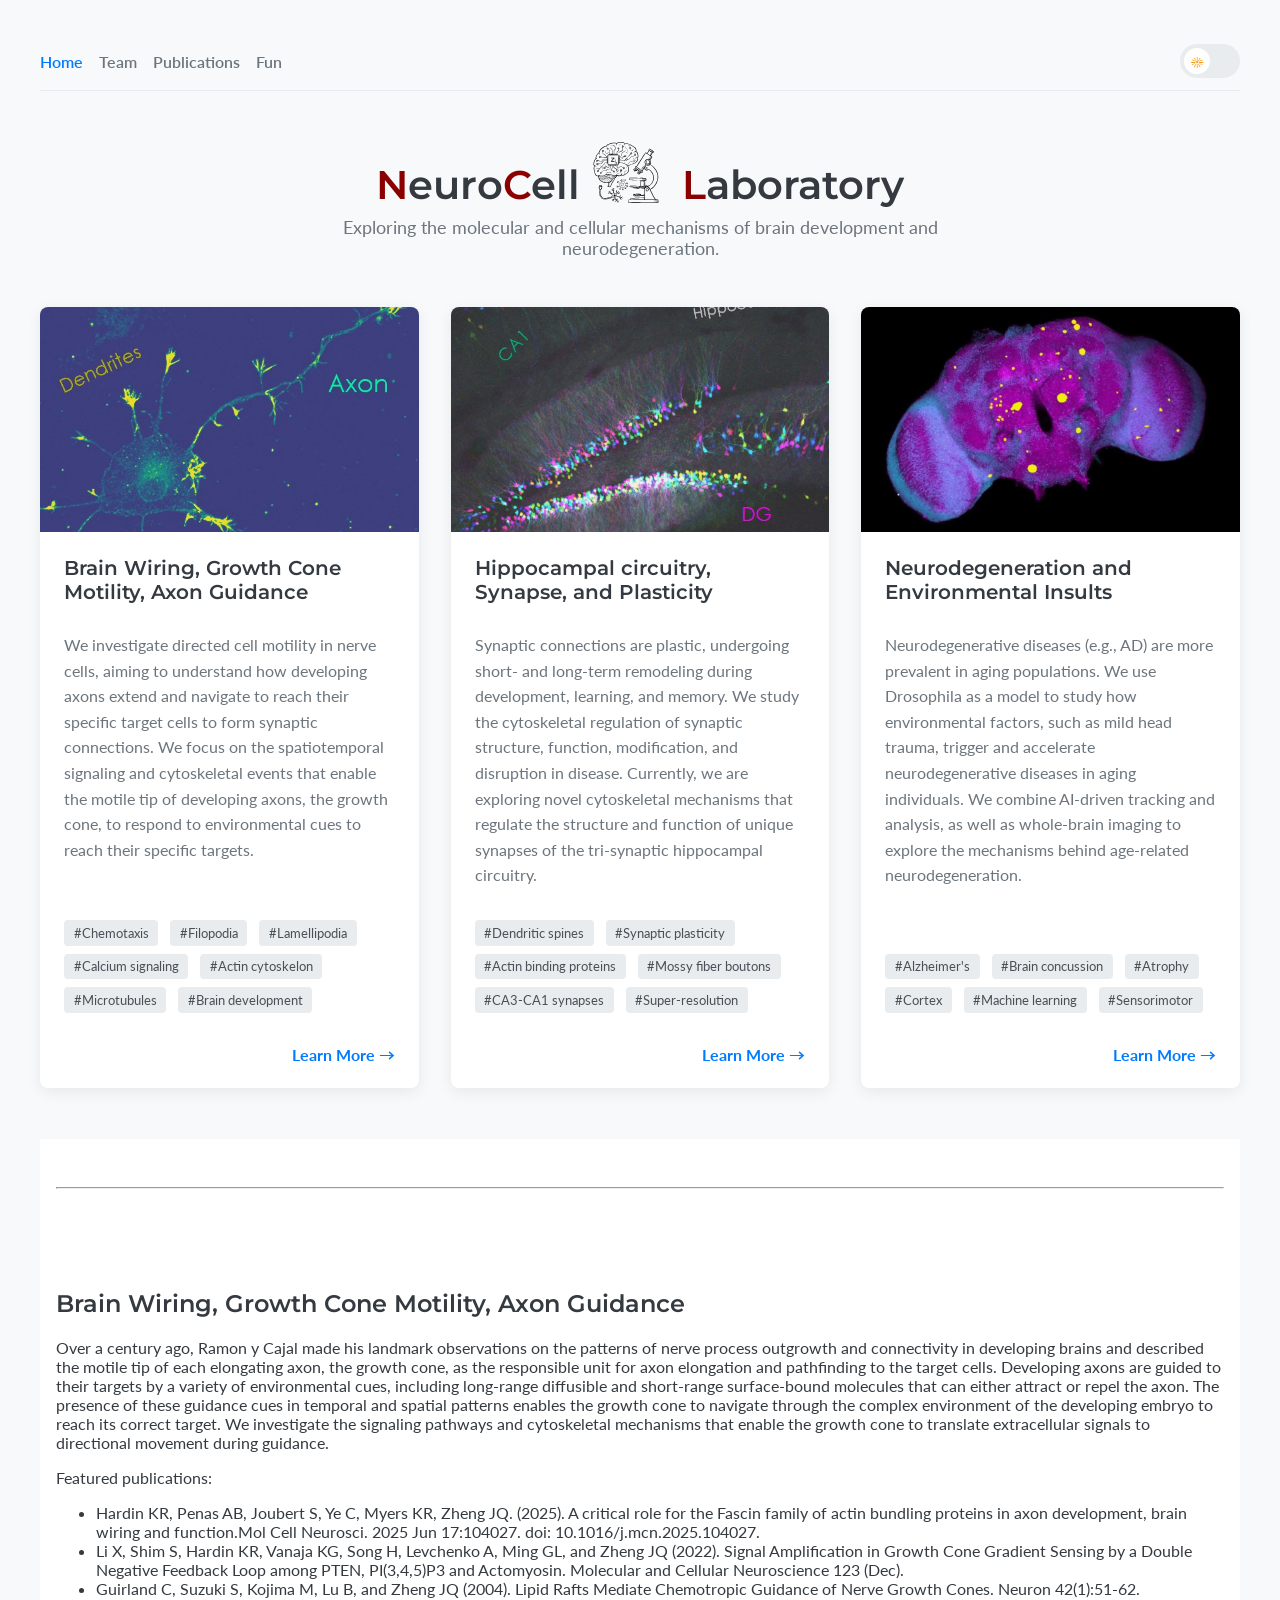
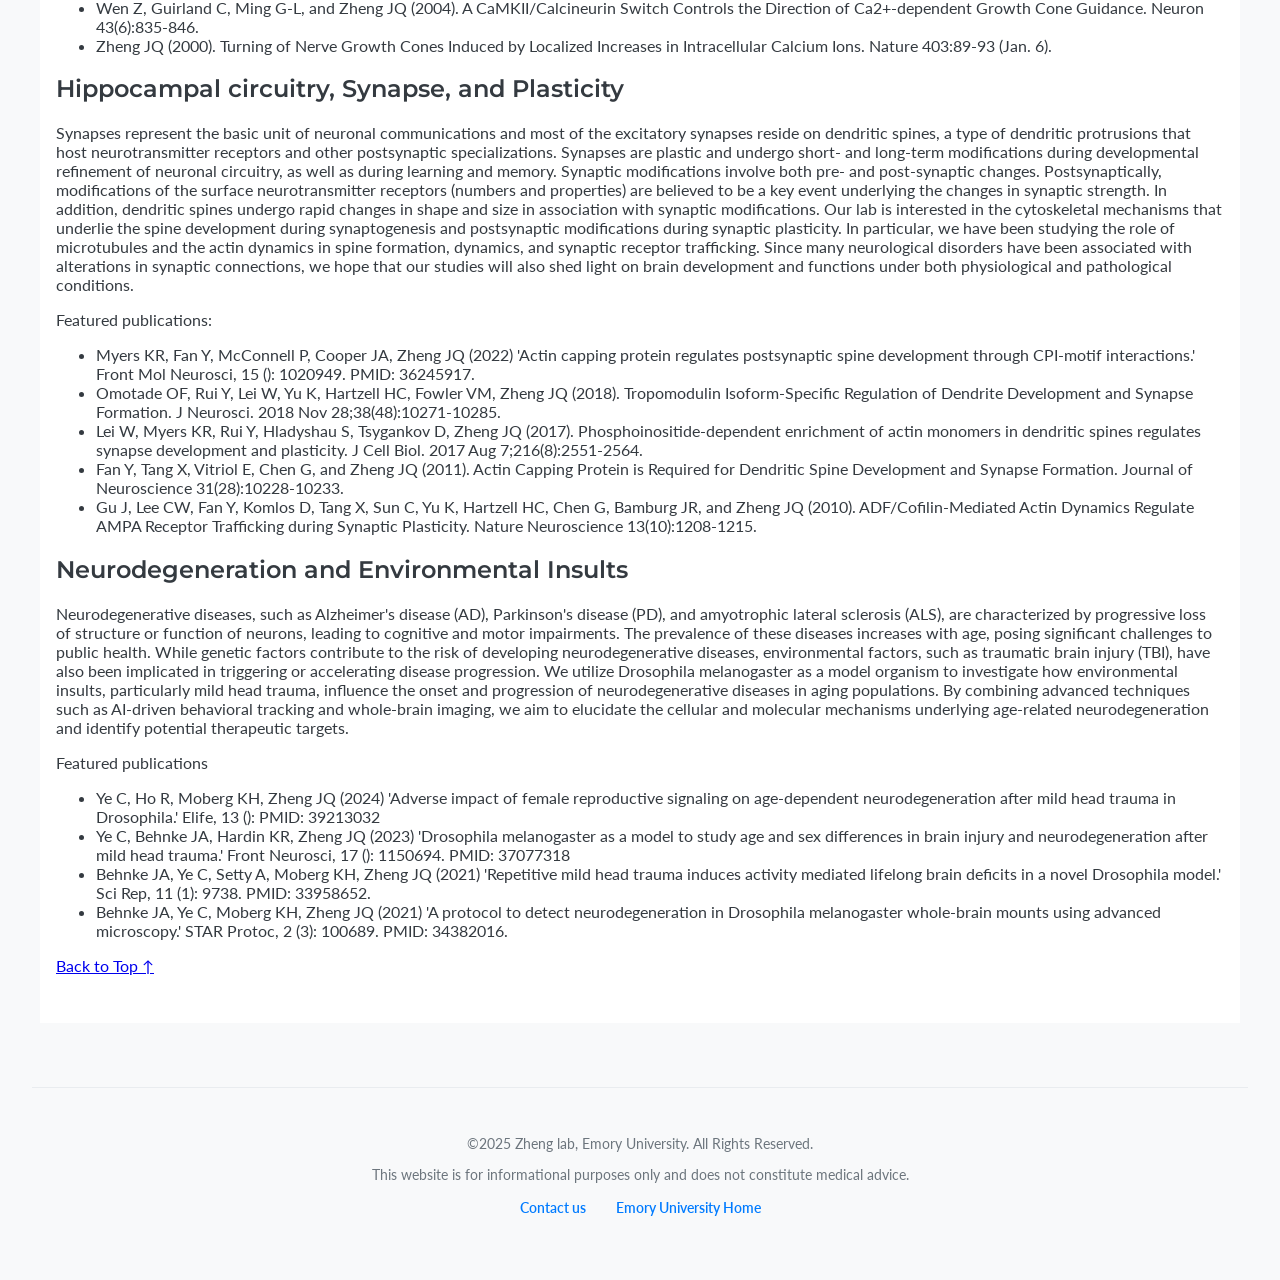
<file: index.html>
<!DOCTYPE html>
<html lang="en">
  <head>
    <meta charset="UTF-8" />
    <meta name="viewport" content="width=device-width, initial-scale=1.0" />
    <meta name="description" content="The NeuroCell Lab at Emory University investigates the molecular and cellular mechanisms of brain development and neurodegeneration. Our research focuses on neuronal cell biology, signaling, actin and microtubule cytoskeleton, and their spatiotemporal dynamics in neuronal structure and function." />
    <!-- ADD THIS SCRIPT BLOCK TO PREVENT THEME FLASH -->
    <script>
      (function() {
        // Check for a saved theme in localStorage, or check the OS preference
        const theme = localStorage.getItem('theme') || (window.matchMedia('(prefers-color-scheme: dark)').matches ? 'dark' : 'light');
        // Apply the theme to the <html> element immediately
        document.documentElement.setAttribute('data-theme', theme);
      })();
    </script>
<title>Cell Biology of Neural Circuitry | NeuroCell Lab at Emory University</title>

    <!-- Link to the external stylesheet -->
    <link rel="stylesheet" href="assets/style.css" />
    <!-- added favicon -->
    <link rel="icon" type="image/x-icon" href="/favicon.ico" />  

    <link rel="preconnect" href="https://fonts.googleapis.com" />
    <link rel="preconnect" href="https://fonts.gstatic.com" crossorigin />
    <link
      href="https://fonts.googleapis.com/css2?family=Lato:wght@400;700&family=Montserrat:wght@400;600&display=swap"
      rel="stylesheet"
    />
  </head>
  <body>
<!-- NEW, COMPACT NAVIGATION HEADER -->
    <nav class="main-nav">
        <div class="nav-links">
            <a href="index.html" class="active">Home</a>
            <a href="team.html">Team</a>
            <a href="publications.html">Publications</a>
            <a href="gallery.html">Fun</a>
        </div>
        <div class="theme-switch-wrapper">
            <label class="theme-switch" for="checkbox">
                <input type="checkbox" id="checkbox" />
                <div class="slider round"></div>
            </label>
        </div>
    </nav>
    <!-- SIMPLIFIED PAGE HEADER -->
    <header class="page-header">
        <h1><span style="color: darkred;">N</span>euro<span style="color: darkred;">C</span>ell <img src="/pics/logo-dark.svg" alt="lab logo" id="logo-image" style="height: 70px; vertical-align: bottom; margin-right: 10px;">
        <span style="color: darkred;">L</span>aboratory </h1>
        <p class="subtitle">Exploring the molecular and cellular mechanisms of brain development and neurodegeneration.</p>
    </header>

    <main class="research-grid">
      <!-- Project Card 1 -->
      <div class="project-card">
        <img
          src="axon.jpg"
          alt="Axon development representing brain development research"
        />
        <div class="card-content">
          <h2 class="project-title">
            Brain Wiring, Growth Cone Motility, Axon Guidance
          </h2>
          <p class="project-summary">
            We investigate directed cell motility in nerve cells, aiming to
            understand how developing axons extend and navigate to reach their
            specific target cells to form synaptic connections. We focus on the
            spatiotemporal signaling and cytoskeletal events that enable the
            motile tip of developing axons, the growth cone, to respond to
            environmental cues to reach their specific targets.
          </p>
          <div class="tags">
            <span class="tag">#Chemotaxis</span>
            <span class="tag">#Filopodia</span>
            <span class="tag">#Lamellipodia</span>
            <span class="tag">#Calcium signaling</span>
            <span class="tag">#Actin cytoskelon</span>
            <span class="tag">#Microtubules</span>
            <span class="tag">#Brain development</span>
          </div>
          <a href="#axon" class="learn-more">Learn More →</a>
        </div>
      </div>

      <!-- Project Card 2 -->
      <div class="project-card">
        <img
          src="hippocampus.jpg"
          alt="Hippocampus representing synapse research"
        />
        <div class="card-content">
          <h2 class="project-title">
            Hippocampal circuitry, Synapse, and Plasticity
          </h2>
          <p class="project-summary">
            Synaptic connections are plastic, undergoing short- and long-term
            remodeling during development, learning, and memory. We study the
            cytoskeletal regulation of synaptic structure, function,
            modification, and disruption in disease. Currently, we are exploring
            novel cytoskeletal mechanisms that regulate the structure and
            function of unique synapses of the tri-synaptic hippocampal
            circuitry.
          </p>
          <div class="tags">
            <span class="tag">#Dendritic spines</span>
            <span class="tag">#Synaptic plasticity</span>
            <span class="tag">#Actin binding proteins</span>
            <span class="tag">#Mossy fiber boutons</span>
            <span class="tag">#CA3-CA1 synapses</span>
            <span class="tag">#Super-resolution</span>
          </div>
          <a href="#synapse" class="learn-more">Learn More →</a>
        </div>
      </div>

      <!-- Project Card 3 -->
      <div class="project-card">
        <img
          src="flybrain.jpg"
          alt="Abstract image representing neurodegeneration research"
        />
        <div class="card-content">
          <h2 class="project-title">
            Neurodegeneration and Environmental Insults
          </h2>
          <p class="project-summary">
            Neurodegenerative diseases (e.g., AD) are more prevalent in aging
            populations. We use Drosophila as a model to study how environmental
            factors, such as mild head trauma, trigger and accelerate
            neurodegenerative diseases in aging individuals. We combine
            AI-driven tracking and analysis, as well as whole-brain imaging to
            explore the mechanisms behind age-related neurodegeneration.
          </p>
          <div class="tags">
            <span class="tag">#Alzheimer's</span>
            <span class="tag">#Brain concussion</span>
            <span class="tag">#Atrophy</span>
            <span class="tag">#Cortex</span>
            <span class="tag">#Machine learning</span>
            <span class="tag">#Sensorimotor</span>
          </div>
          <a href="#neurodegeneration" class="learn-more">Learn More →</a>
        </div>
      </div>
    </main>
    <p>&nbsp;</p> <!-- Add some space between sections -->
    <div class="detailed-content">
    <p><hr></p> <!-- Horizontal line before details -->
    </div>
    <div class="detailed-content">
      <section id="axon">
        <h2>Brain Wiring, Growth Cone Motility, Axon Guidance</h2>
        <p>
        Over a century ago, Ramon y Cajal made his landmark observations on the patterns of nerve process outgrowth and connectivity in developing brains and described the motile tip of each elongating axon, the growth cone, as the responsible unit for axon elongation and pathfinding to the target cells. Developing axons are guided to their targets by a variety of environmental cues, including long-range diffusible and short-range surface-bound molecules that can either attract or repel the axon. The presence of these guidance cues in temporal and spatial patterns enables the growth cone to navigate through the complex environment of the developing embryo to reach its correct target. We investigate the signaling pathways and cytoskeletal mechanisms that enable the growth cone to translate extracellular signals to directional movement during guidance.</p>
        <p>Featured publications: </p>
        <UL>
        <LI>
        Hardin KR, Penas AB, Joubert S, Ye C, Myers KR, Zheng JQ. (2025). A critical role for the Fascin family of actin bundling proteins in axon development, brain wiring and function.Mol Cell Neurosci. 2025 Jun 17:104027. doi: 10.1016/j.mcn.2025.104027.</LI>
        <LI>
        Li X, Shim S, Hardin KR, Vanaja KG, Song H, Levchenko A, Ming GL, and Zheng JQ (2022). Signal Amplification in Growth Cone Gradient Sensing by a Double Negative Feedback Loop among PTEN, PI(3,4,5)P3 and Actomyosin. Molecular and Cellular Neuroscience 123 (Dec).</LI>
        <LI>
        Guirland C, Suzuki S, Kojima M, Lu B, and Zheng JQ (2004). Lipid Rafts Mediate Chemotropic Guidance of Nerve Growth Cones. Neuron 42(1):51-62.</LI>
        <LI> 
        Wen Z, Guirland C, Ming G-L, and Zheng  JQ (2004). A CaMKII/Calcineurin Switch Controls the Direction of Ca2+-dependent Growth Cone Guidance. Neuron 43(6):835-846.</LI>
        <LI>
        Zheng JQ (2000). Turning of Nerve Growth Cones Induced by Localized Increases in Intracellular Calcium Ions. Nature 403:89-93 (Jan. 6).</LI>
        </UL>
        </p>
      </section>
      <section id="synapse">
        <h2>Hippocampal circuitry, Synapse, and Plasticity</h2>
        <p>     
        Synapses represent the basic unit of neuronal communications and most of the excitatory synapses reside on dendritic spines, a type of dendritic protrusions that host neurotransmitter receptors and other postsynaptic specializations. Synapses are plastic and undergo short- and long-term modifications during developmental refinement of neuronal circuitry, as well as during learning and memory. Synaptic modifications involve both pre- and post-synaptic changes. Postsynaptically, modifications of the surface neurotransmitter receptors (numbers and properties) are believed to be a key event underlying the changes in synaptic strength. In addition, dendritic spines undergo rapid changes in shape and size in association with synaptic modifications. Our lab is interested in the cytoskeletal mechanisms that underlie the spine development during synaptogenesis and postsynaptic modifications during synaptic plasticity. In particular, we have been studying the role of microtubules and the actin dynamics in spine formation, dynamics, and synaptic receptor trafficking. Since many neurological disorders have been associated with alterations in synaptic connections, we hope that our studies will also shed light on brain development and functions under both physiological and pathological conditions. 

        <p>Featured publications:</p>
        <UL>
        <LI>Myers KR, Fan Y, McConnell P, Cooper JA, Zheng JQ (2022) 'Actin capping protein regulates postsynaptic spine development through CPI-motif interactions.' Front Mol Neurosci, 15 (): 1020949. PMID: 36245917.</LI>
        <LI>Omotade OF, Rui Y, Lei W, Yu K, Hartzell HC, Fowler VM, Zheng JQ (2018). Tropomodulin Isoform-Specific Regulation of Dendrite Development and Synapse Formation. J Neurosci. 2018 Nov 28;38(48):10271-10285.</LI>
        <LI>Lei W, Myers KR, Rui Y, Hladyshau S, Tsygankov D, Zheng JQ (2017). Phosphoinositide-dependent enrichment of actin monomers in dendritic spines regulates synapse development and plasticity. J Cell Biol. 2017 Aug 7;216(8):2551-2564.</LI>
        <LI>Fan Y, Tang X, Vitriol E, Chen G, and Zheng JQ (2011). Actin Capping Protein is Required for Dendritic Spine Development and Synapse Formation. Journal of Neuroscience 31(28):10228-10233.</LI>
        <LI>Gu J, Lee CW, Fan Y, Komlos D, Tang X, Sun C, Yu K, Hartzell HC, Chen G, Bamburg JR, and Zheng JQ (2010). ADF/Cofilin-Mediated Actin Dynamics Regulate AMPA Receptor Trafficking during Synaptic Plasticity. Nature Neuroscience 13(10):1208-1215.</LI>
        </UL>
        </p>
      </section>
      <section id="neurodegeneration">
        <h2>Neurodegeneration and Environmental Insults</h2>
        <p>
        Neurodegenerative diseases, such as Alzheimer's disease (AD), Parkinson's disease (PD), and amyotrophic lateral sclerosis (ALS), are characterized by progressive loss of structure or function of neurons, leading to cognitive and motor impairments. The prevalence of these diseases increases with age, posing significant challenges to public health. While genetic factors contribute to the risk of developing neurodegenerative diseases, environmental factors, such as traumatic brain injury (TBI), have also been implicated in triggering or accelerating disease progression. We utilize Drosophila melanogaster as a model organism to investigate how environmental insults, particularly mild head trauma, influence the onset and progression of neurodegenerative diseases in aging populations. By combining advanced techniques such as AI-driven behavioral tracking and whole-brain imaging, we aim to elucidate the cellular and molecular mechanisms underlying age-related neurodegeneration and identify potential therapeutic targets.
        <p>Featured publications</p>
        <UL>
        <LI>Ye C, Ho R, Moberg KH, Zheng JQ (2024) 'Adverse impact of female reproductive signaling on age-dependent neurodegeneration after mild head trauma in Drosophila.' Elife, 13 (): PMID: 39213032</LI>
        <LI>Ye C, Behnke JA, Hardin KR, Zheng JQ (2023) 'Drosophila melanogaster as a model to study age and sex differences in brain injury and neurodegeneration after mild head trauma.' Front Neurosci, 17 (): 1150694. PMID: 37077318</LI>
        <LI>Behnke JA, Ye C, Setty A, Moberg KH, Zheng JQ (2021) 'Repetitive mild head trauma induces activity mediated lifelong brain deficits in a novel Drosophila model.' Sci Rep, 11 (1): 9738. PMID: 33958652. </LI>
        <LI>Behnke JA, Ye C, Moberg KH, Zheng JQ (2021) 'A protocol to detect neurodegeneration in Drosophila melanogaster whole-brain mounts using advanced microscopy.' STAR Protoc, 2 (3): 100689. PMID: 34382016. </LI>
        </UL>
        </p>  
      </section>
    	<p><a href="#top">Back to Top ↑</a></p> 
    </div>

    <!-- Simplified JavaScript for theme switching only -->
    <!-- This version will still prioritize a user's manual click, -->
    <!-- but it will also react if a new visitor changes their OS theme -->
    <!-- while the page is open.  However, if the user clicks the theme switch -->
    <!-- the choice will be saved and be sticky -->
    <!-- it was further modified to eliminate theme flash during loarding -->

<script>
    document.addEventListener('DOMContentLoaded', () => {
        const toggleSwitch = document.querySelector('.theme-switch input[type="checkbox"]');
        const logoImage = document.getElementById('logo-image');

        // Central function to update all visual elements based on a theme
        function syncVisuals(theme) {
            toggleSwitch.checked = (theme === 'dark');
            if (logoImage) {
                logoImage.src = theme === 'dark' ? 'pics/logo-light.svg' : 'pics/logo-dark.svg';
            }
        }
        
        // Central function to apply a theme to the document
        function applyTheme(theme) {
            document.documentElement.setAttribute('data-theme', theme);
            syncVisuals(theme);
        }

        // Handles what happens when a user manually clicks the toggle
        function handleToggleClick(e) {
            const newTheme = e.target.checked ? 'dark' : 'light';
            localStorage.setItem('theme', newTheme); // Save the manual choice
            applyTheme(newTheme);
        }

        // --- Event Listeners ---

        // 1. Listen for clicks on the toggle
        toggleSwitch.addEventListener('change', handleToggleClick);

        // 2. THIS IS THE MERGED UPGRADE: Listen for real-time OS theme changes
        window.matchMedia('(prefers-color-scheme: dark)').addEventListener('change', (e) => {
            // Only apply the change if the user has NOT made a manual choice
            if (!localStorage.getItem('theme')) {
                const newTheme = e.matches ? 'dark' : 'light';
                applyTheme(newTheme);
            }
        });

        // --- Initial Sync on Page Load ---
        // Get the current theme that the head script already set and sync the visuals
        const currentTheme = document.documentElement.getAttribute('data-theme');
        syncVisuals(currentTheme);
    });
</script>

<!-- Add the footer html block here -->
 <footer>
    <div class="footer-content">
      <p>&copy;2025 Zheng lab, Emory University. All Rights Reserved. </p>
      <p>This website is for informational purposes only and does not constitute medical advice. </p>
        <div class="footer-links">
        <a href="mailto:neurolab.zheng@gmail.com">Contact us</a>
        <a href="https://www.emory.edu" target="_blank" rel="noopener noreferrer">Emory University Home</a>
        </div>
    </div>
 </footer>
</body>
</html>
</file>
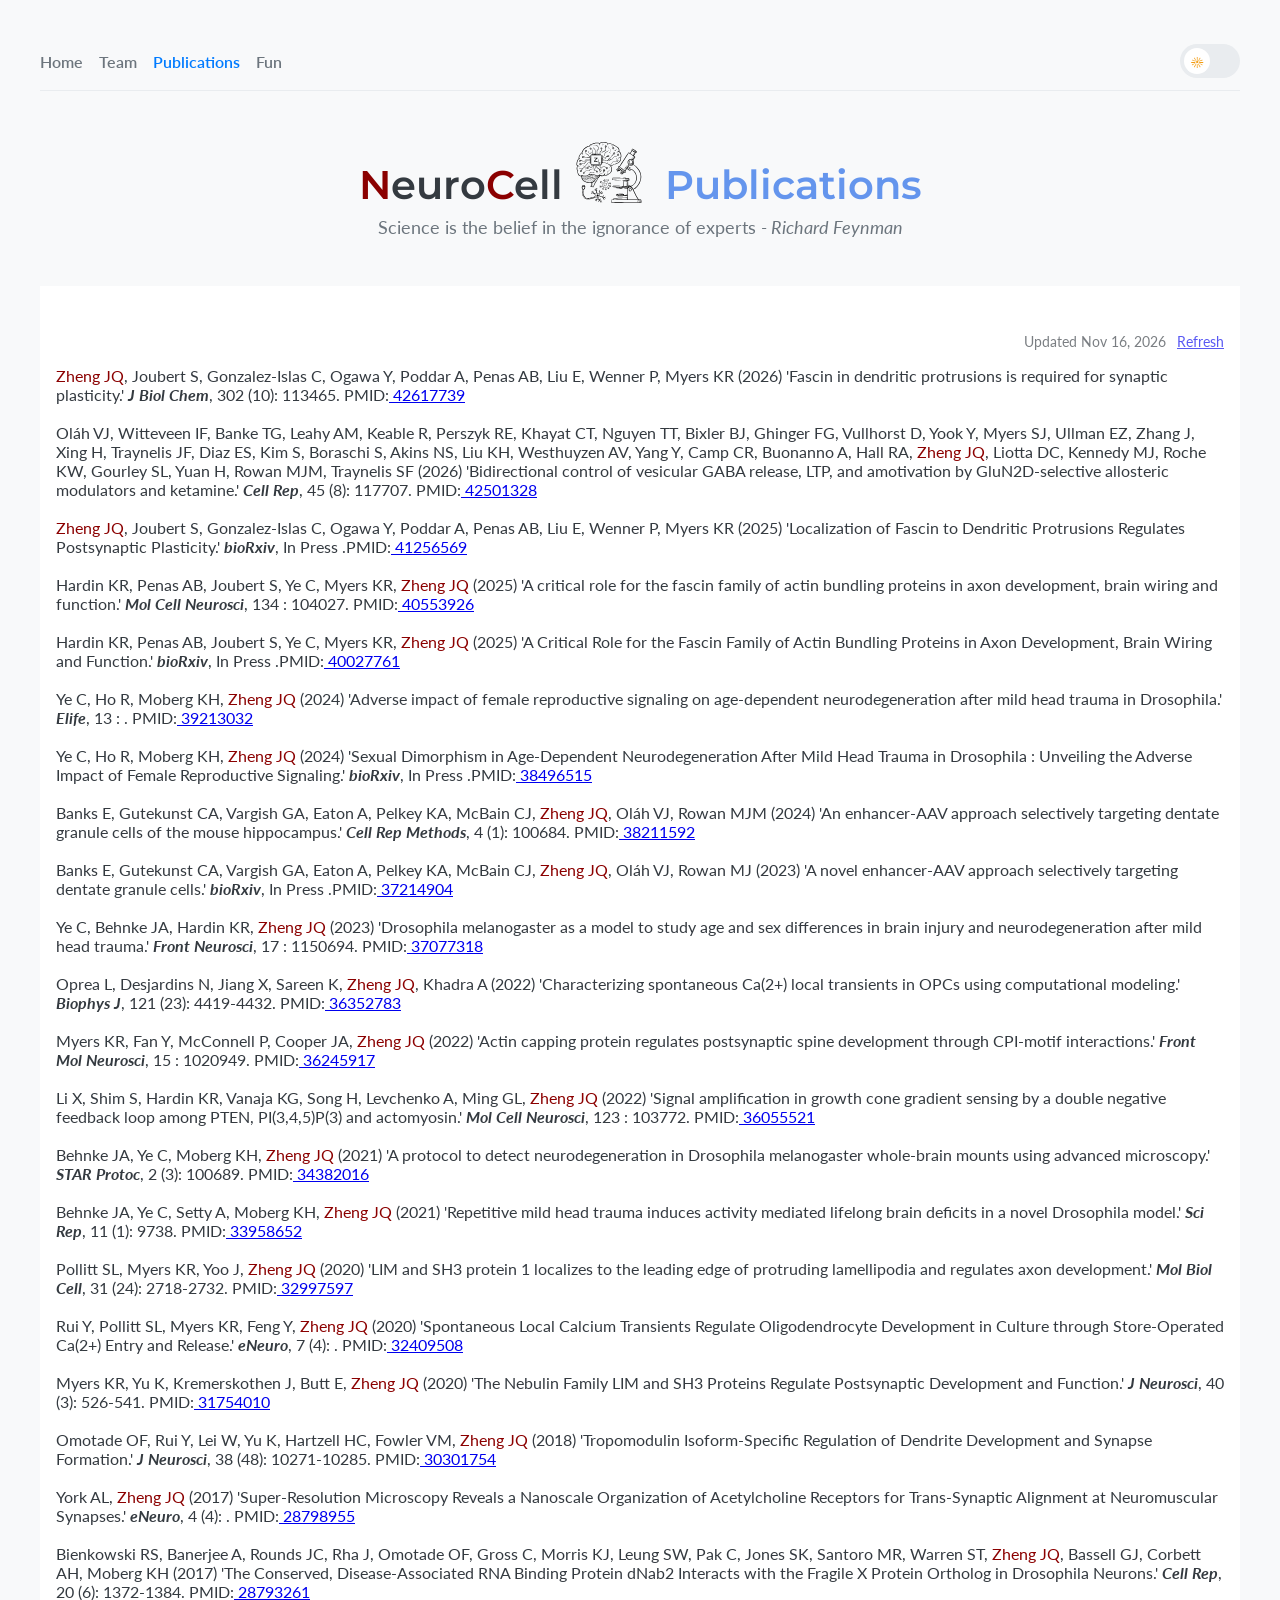
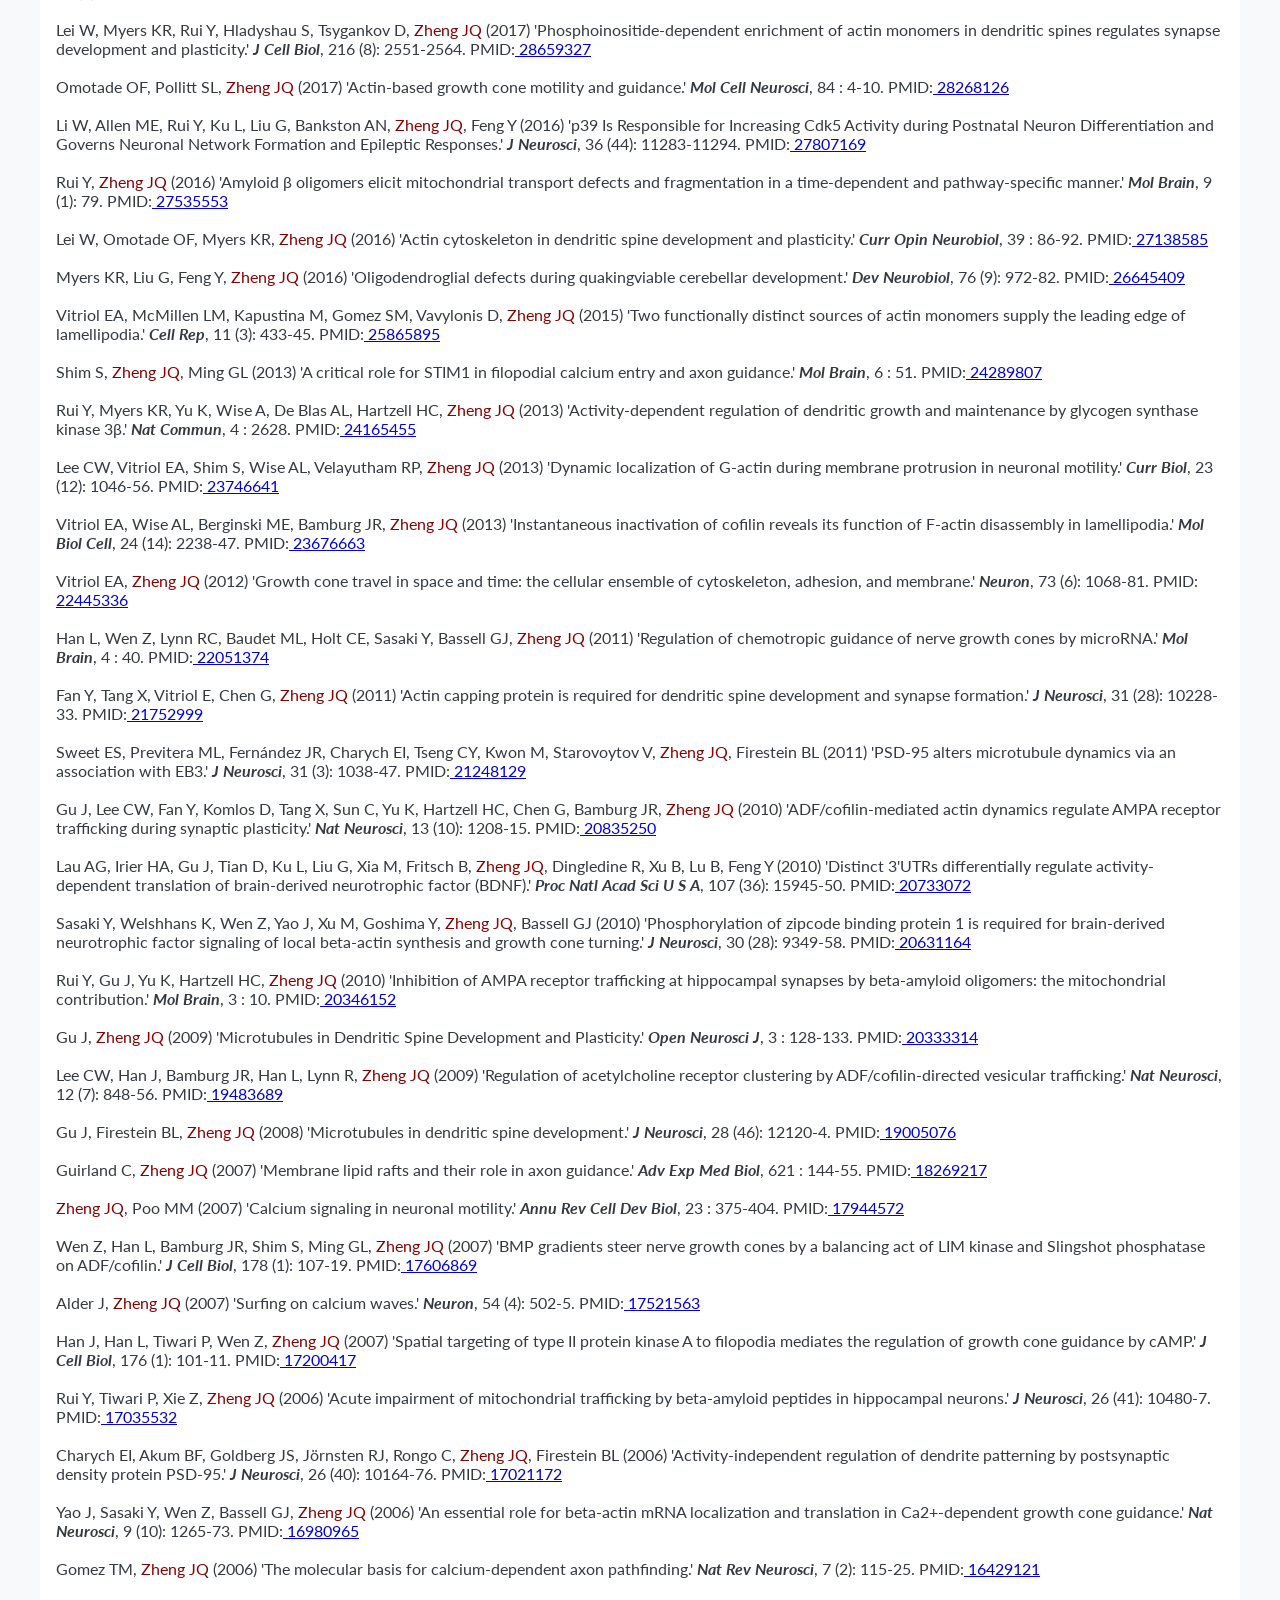
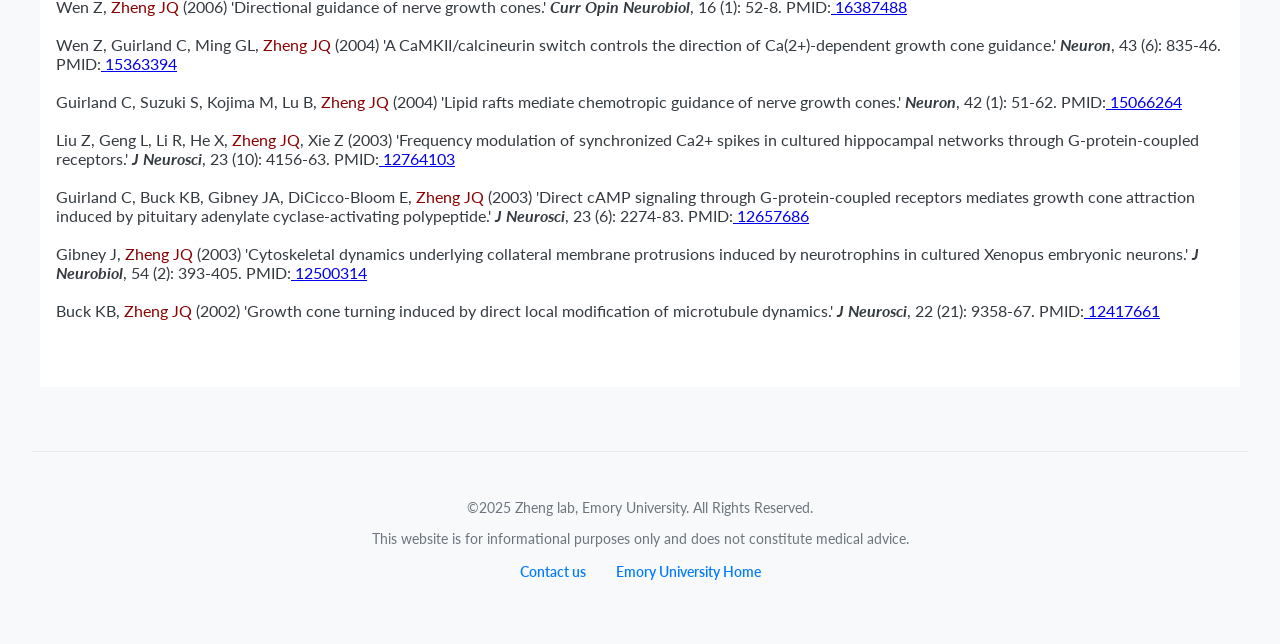
<file: publications.html>
<!doctype html>
<html lang="en">
  <head>
    <meta charset="UTF-8" />
    <meta name="viewport" content="width=device-width, initial-scale=1.0" />
    <meta
      name="description"
      content="The research publications that reveal novel mechanisms of calcium signals, actin and microtubule cytoskskeleton in neural development, brain wiring, and synaptic formation and plasticity. We employ cutting-edge imaging and molecular techniques to gain mechanistic insignts into brain development and disease."
    />
    <!-- ADD THIS SCRIPT BLOCK TO PREVENT THEME FLASH -->
    <script>
      (function () {
        // Check for a saved theme in localStorage, or check the OS preference
        const theme =
          localStorage.getItem("theme") ||
          (window.matchMedia("(prefers-color-scheme: dark)").matches
            ? "dark"
            : "light");
        // Apply the theme to the <html> element immediately
        document.documentElement.setAttribute("data-theme", theme);
      })();
    </script>
    <title>Featured Publications | NeuroCell Lab at Emory University</title>

    <!-- Link to the external stylesheet -->
    <link rel="stylesheet" href="assets/style.css" />

    <!-- Highlight for the PI's name in the publication list. -->
    <!-- Applied by assets/pubmed2026.js via <span class="pi-name">. -->
    <style>
      /* Light mode (also the fallback if data-theme is ever missing) */
      :root {
        --pi-name-color: darkred;
      }
      /* Dark mode: darkred is unreadable on a dark background, so lighten it */
      :root[data-theme="dark"] {
        --pi-name-color: #8fb3d1;
      }

      .pi-name {
        color: var(--pi-name-color);
       /* font-weight: 700;*/
      }
    </style>
    <!-- added favicon -->
    <link rel="icon" type="image/x-icon" href="/favicon.ico" />

    <link rel="preconnect" href="https://fonts.googleapis.com" />
    <link rel="preconnect" href="https://fonts.gstatic.com" crossorigin />
    <link
      href="https://fonts.googleapis.com/css2?family=Lato:wght@400;700&family=Montserrat:wght@400;600&display=swap"
      rel="stylesheet"
    />
  </head>
  <body>
    <!-- NEW, COMPACT NAVIGATION HEADER -->
    <nav class="main-nav">
      <div class="nav-links">
        <a href="index.html">Home</a>
        <a href="team.html">Team</a>
        <a href="publications.html" class="active">Publications</a>
        <a href="gallery.html">Fun</a>
      </div>
      <div class="theme-switch-wrapper">
        <label class="theme-switch" for="checkbox">
          <input type="checkbox" id="checkbox" />
          <div class="slider round"></div>
        </label>
      </div>
    </nav>
    <!-- SIMPLIFIED PAGE HEADER -->
    <header class="page-header">
      <h1>
        <span style="color: darkred">N</span>euro<span style="color: darkred"
          >C</span
        >ell
        <img
          src="/pics/logo-dark.svg"
          alt="lab logo"
          id="logo-image"
          style="height: 70px; vertical-align: bottom; margin-right: 10px"
        />
        <span style="color: cornflowerblue">Publications</span>
      </h1>
      <p class="subtitle">
        Science is the belief in the ignorance of experts
        <span style="font-style: italic"> - Richard Feynman </span>
      </p>
    </header>

    <main class="detailed-content">
      <section id="pub">
        <!-- here the id is useless -->
        <p id="demo">
          <!-- id="demo" is defined in new_pubmed.js-->
          <!-- The publications will be dynamically inserted here -->
        </p>
        <script src="assets/pubmed2026.js"></script>
      </section>
    </main>

    <!-- Simplified JavaScript for theme switching only -->
    <!-- This version will still prioritize a user's manual click, -->
    <!-- but it will also react if a new visitor changes their OS theme -->
    <!-- while the page is open.  However, if the user clicks the theme switch -->
    <!-- the choice will be saved and be sticky -->
    <!-- it was further modified to eliminate theme flash during loarding -->

    <script>
      document.addEventListener("DOMContentLoaded", () => {
        const toggleSwitch = document.querySelector(
          '.theme-switch input[type="checkbox"]',
        );
        const logoImage = document.getElementById("logo-image");

        // Central function to update all visual elements based on a theme
        function syncVisuals(theme) {
          toggleSwitch.checked = theme === "dark";
          if (logoImage) {
            logoImage.src =
              theme === "dark" ? "pics/logo-light.svg" : "pics/logo-dark.svg";
          }
        }

        // Central function to apply a theme to the document
        function applyTheme(theme) {
          document.documentElement.setAttribute("data-theme", theme);
          syncVisuals(theme);
        }

        // Handles what happens when a user manually clicks the toggle
        function handleToggleClick(e) {
          const newTheme = e.target.checked ? "dark" : "light";
          localStorage.setItem("theme", newTheme); // Save the manual choice
          applyTheme(newTheme);
        }

        // --- Event Listeners ---

        // 1. Listen for clicks on the toggle
        toggleSwitch.addEventListener("change", handleToggleClick);

        // 2. THIS IS THE MERGED UPGRADE: Listen for real-time OS theme changes
        window
          .matchMedia("(prefers-color-scheme: dark)")
          .addEventListener("change", (e) => {
            // Only apply the change if the user has NOT made a manual choice
            if (!localStorage.getItem("theme")) {
              const newTheme = e.matches ? "dark" : "light";
              applyTheme(newTheme);
            }
          });

        // --- Initial Sync on Page Load ---
        // Get the current theme that the head script already set and sync the visuals
        const currentTheme =
          document.documentElement.getAttribute("data-theme");
        syncVisuals(currentTheme);
      });
    </script>

    <!-- Add the footer html block here -->
    <footer>
      <div class="footer-content">
        <p>&copy;2025 Zheng lab, Emory University. All Rights Reserved.</p>
        <p>
          This website is for informational purposes only and does not
          constitute medical advice.
        </p>
        <div class="footer-links">
          <a href="mailto:neurolab.zheng@gmail.com">Contact us</a>
          <a
            href="https://www.emory.edu"
            target="_blank"
            rel="noopener noreferrer"
            >Emory University Home</a
          >
        </div>
      </div>
    </footer>
  </body>
</html>
</file>
<file: assets/style.css>
/* --- 1. CSS VARIABLES FOR THEMES --- */
:root {
  /* Light Mode (Default) */
  --bg-color: #f8f9fa;
  --text-color: #343a40;
  --card-bg-color: #ffffff;
  --card-shadow: 0 4px 15px rgba(0, 0, 0, 0.07);
  --card-hover-shadow: 0 8px 25px rgba(0, 0, 0, 0.1);
  --subtitle-color: #6c757d;
  --tag-bg-color: #e9ecef;
  --tag-text-color: #495057;
  --link-color: #007bff;
  --toggle-bg: #e9ecef;
  --toggle-fg: #ffffff;
  --sun-color: #f39c12;
  --moon-color: #6c757d;
}

[data-theme="dark"] {
  /* Dark Mode */
  --bg-color: #121212;
  --text-color: #e0e0e0;
  --card-bg-color: #1e1e1e;
  --card-shadow: 0 4px 15px rgba(0, 0, 0, 0.2);
  --card-hover-shadow: 0 8px 25px rgba(0, 0, 0, 0.3);
  --subtitle-color: #888;
  --tag-bg-color: #333;
  --tag-text-color: #bbb;
  --link-color: #87ceeb; /* Sky Blue */
  --toggle-bg: #333;
  --toggle-fg: #121212;
  --sun-color: #e0e0e0;
  --moon-color: #f1c40f;
}

/* --- 2. GENERAL STYLES --- */
html {
  box-sizing: border-box;
  scroll-behavior: smooth;
}
*,
*::before,
*::after {
  box-sizing: inherit;
}

body {
  font-family: "Lato", sans-serif;
  background-color: var(--bg-color);
  color: var(--text-color);
  margin: 0;
  padding: 2rem;
  transition: background-color 0.3s ease, color 0.3s ease;
}

h1,
h2,
h3 {
  font-family: "Montserrat", sans-serif;
  font-weight: 600;
}

/* --- NAVIGATION HEADER STYLES --- */
.main-nav {
  display: flex;
  justify-content: space-between;
  align-items: center;
  max-width: 1200px;
  margin: 0 auto 3rem auto;
  padding: 0.75rem 0;
  border-bottom: 1px solid var(--tag-bg-color);
}

.nav-links {
  display: flex;
  gap: 1rem;
}

.nav-links a {
  text-decoration: none;
  color: var(--subtitle-color);
  font-weight: 600;
  font-size: 1rem;
  transition: color 0.2s ease;
}

.nav-links a:hover {
  color: var(--link-color);
}

.nav-links a.active {
  color: var(--link-color);
}

/* --- HEADER AND LAYOUT --- */
.page-header {
  text-align: center;
  margin-bottom: 3rem;
}

.page-header h1 {
  font-size: 2.5rem;
  margin-bottom: 0.5rem;
}

.page-header .subtitle {
  font-size: 1.1rem;
  color: var(--subtitle-color);
  max-width: 600px;
  margin: 0 auto;
}

/* --- GRID STYLES (FOR BOTH PAGES) --- */
.research-grid,
.team-grid {
  display: grid;
  gap: 2rem;
  max-width: 1200px;
  margin: 0 auto;
}

.research-grid {
  grid-template-columns: repeat(3, 1fr);
}

.team-grid {
  grid-template-columns: repeat(4, 1fr);
}

/* --- CARD STYLES --- */

/* Research Page Card */
.project-card {
  background-color: var(--card-bg-color);
  border-radius: 8px;
  box-shadow: var(--card-shadow);
  overflow: hidden;
  display: flex;
  flex-direction: column;
  transition: transform 0.3s ease, box-shadow 0.3s ease,
    background-color 0.3s ease;
}

.project-card:hover {
  transform: scale(1.03);
  box-shadow: var(--card-hover-shadow);
}

.project-card img {
  width: 100%;
  height: 225px;
  object-fit: cover;
  filter: brightness(0.95);
}

.project-card .card-content {
  padding: 1.5rem;
  display: flex;
  flex-direction: column;
  flex-grow: 1;
}

.project-card .project-title {
  font-size: 1.25rem;
  margin-top: 0;
  margin-bottom: 0.75rem;
}

.project-card .project-summary {
  font-size: 1rem;
  line-height: 1.6;
  color: var(--subtitle-color);
  flex-grow: 1;
}

.project-card .tags {
  margin-top: 1rem;
  margin-bottom: 1.5rem;
}

.project-card .tag {
  display: inline-block;
  background-color: var(--tag-bg-color);
  color: var(--tag-text-color);
  padding: 0.3rem 0.6rem;
  border-radius: 4px;
  font-size: 0.8rem;
  margin-right: 0.5rem;
  margin-bottom: 0.5rem;
}

.project-card .learn-more {
  color: var(--link-color);
  text-decoration: none;
  font-weight: 700;
  align-self: flex-end;
}

.project-card .learn-more:hover {
  text-decoration: underline;
}

/* Team Page Card */
.team-card {
  background-color: var(--card-bg-color);
  border-radius: 8px;
  box-shadow: var(--card-shadow);
  text-align: center;
  padding: 1.5rem;
  transition: transform 0.3s ease, box-shadow 0.3s ease,
    background-color 0.3s ease;
}

.team-card:hover {
  transform: scale(1.05);
  box-shadow: var(--card-hover-shadow);
}

/* --- MODIFIED FOR RESPONSIVENESS --- */
.team-card img {
  width: 90%; /* Use a percentage to allow shrinking */
  max-width: 140px; /* Set a max-width to prevent it getting too big */
  aspect-ratio: 5/5; /* Use aspect-ratio for a consistent oval shape (width/height) */
  border-radius: 40%;
  object-fit: cover;
  margin: 0 auto 1rem auto; /* Use auto margin to center the image */
  border: 3px solid var(--bg-color);
  display: block;
}

.team-card .name {
  font-size: 1.2rem;
  margin: 0;
}

.team-card .title {
  font-size: 0.9rem;
  color: var(--link-color);
  margin-top: 0.25rem;
}

.detailed-content {
  padding-top: 2rem;
  padding-left: 1rem;
  padding-right: 1rem;
  padding-bottom: 2rem;
  max-width: 1200px; /* Same width as the other parts */
  margin: 0 auto; /* This will place the content in the center */
  background-color: var(--card-bg-color);
}
/* --- THEME TOGGLE SWITCH --- */
.theme-switch-wrapper {
  display: flex;
  align-items: center;
}

.theme-switch {
  display: inline-block;
  height: 34px;
  position: relative;
  width: 60px;
}

.theme-switch input {
  display: none;
}

.slider {
  background-color: var(--toggle-bg);
  bottom: 0;
  cursor: pointer;
  left: 0;
  position: absolute;
  right: 0;
  top: 0;
  transition: 0.4s;
  border-radius: 34px;
}

.slider:before {
  background-color: var(--toggle-fg);
  bottom: 4px;
  content: "";
  height: 26px;
  left: 4px;
  position: absolute;
  transition: 0.4s;
  width: 26px;
  border-radius: 50%;
  display: flex;
  align-items: center;
  justify-content: center;
  font-size: 16px;
}

.slider:before {
  content: "☀️";
  color: var(--sun-color);
}
input:checked + .slider:before {
  content: "🌙";
  color: var(--moon-color);
}
input:checked + .slider {
  background-color: var(--toggle-bg);
}
input:checked + .slider:before {
  transform: translateX(26px);
}

/* --- NEW: GALLERY STYLES --- */
.gallery-row {
  display: flex;
  flex-wrap: wrap;
  padding: 0 4px;
  max-width: 1200px;
  margin: 0 auto;
}

.gallery-column {
  flex: 25%;
  max-width: 25%;
  padding: 0 4px;
}

.gallery-column img {
  margin-top: 8px;
  vertical-align: middle;
  width: 100%;
  border-radius: 4px; /* Added for consistency */
}

.video-section {
  text-align: center;
  margin-top: 4rem;
  padding-top: 2rem;
  border-top: 1px solid var(--tag-bg-color);
}

.video-grid {
  display: grid;
  grid-template-columns: repeat(2, 1fr);
  gap: 2rem;
  max-width: 1200px;
  margin: 0 auto;
}

.video-wrapper {
  margin-bottom: 2rem;
}

.video-wrapper h3 {
  color: var(--subtitle-color);
}

.video-wrapper video {
  max-width: 100%;
  height: auto;
  border-radius: 8px;
}

/* --- RESPONSIVE DESIGN --- */
@media (max-width: 992px) {
  .research-grid {
    grid-template-columns: repeat(2, 1fr);
  }
  .team-grid {
    grid-template-columns: repeat(3, 1fr);
  }
}

@media (max-width: 768px) {
  body {
    padding: 1rem;
  }
  .page-header h1 {
    font-size: 2rem;
  }
  .research-grid {
    grid-template-columns: 1fr;
  }
  .team-grid {
    grid-template-columns: repeat(2, 1fr);
    gap: 1rem;
  }
  .main-nav {
    padding: 0.5rem 0;
  }
  .nav-links {
    gap: 1rem;
  }
  .nav-links a {
    font-size: 0.9rem;
  }
  /* Gallery responsive */
  .gallery-column {
    flex: 50%;
    max-width: 50%;
  }
  /* Make videos stack on mobile -> one column */
  .video-grid {
    grid-template-columns: 1fr;
  }
}

@media (max-width: 600px) {
  .gallery-column {
    flex: 100%;
    max-width: 100%;
  }
}

/* --- FOOTER STYLES --- */
footer {
  text-align: center;
  margin-top: 4rem;
  padding: 2rem;
  border-top: 1px solid var(--tag-bg-color);
  color: var(--subtitle-color);
  font-size: 0.9rem;
}

.footer-content {
  max-width: 1200px;
  margin: 0 auto;
}

footer a {
  color: var(--link-color);
  text-decoration: none;
  font-weight: 600;
}

footer a:hover {
  text-decoration: underline;
}

.footer-links {
  display: flex; /* Aligns items in a row */
  justify-content: center; /* Centers them horizontally */
  margin-top: 1rem; /* Adds space between the text and the links */
}

.footer-links a {
  margin: 0 15px; /* Add 15px of space to the left and right of each link */
}

/* Optional: specific mobile tweak to stack them on very small screens */
@media (max-width: 600px) {
  .footer-links {
    flex-direction: column;
    gap: 1rem;
  }
}
</file>
